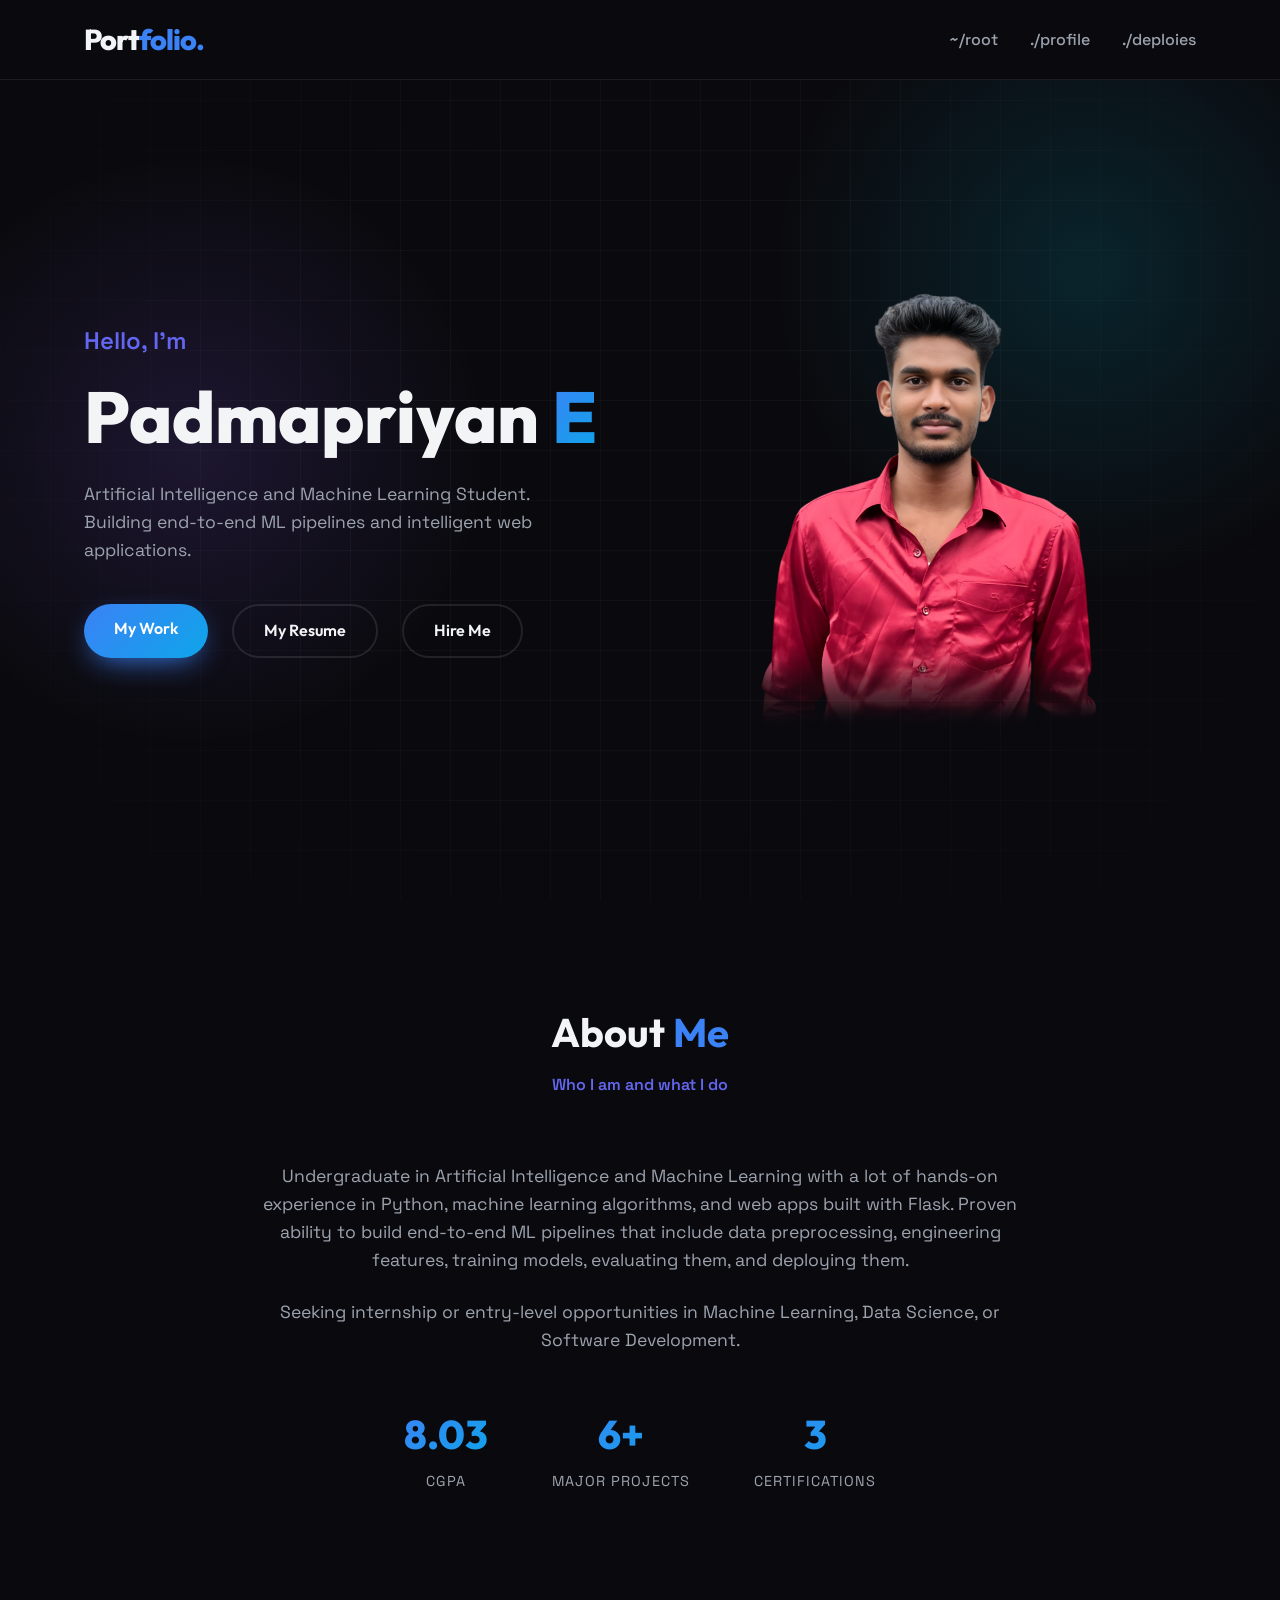
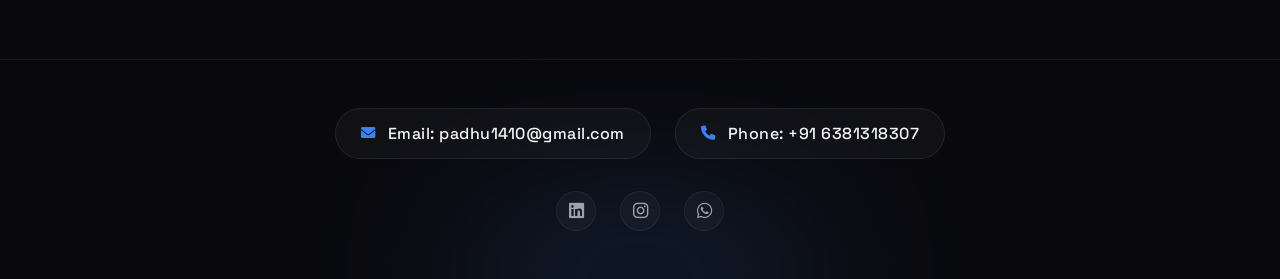
<file: index.html>
<!DOCTYPE html>
<html lang="en">

<head>
    <meta charset="UTF-8">
    <meta name="viewport" content="width=device-width, initial-scale=1.0">
    <title>Padmapriyan E | AI & ML Engineer</title>
    <meta name="description"
        content="Portfolio of Padmapriyan E, an AI & ML undergraduate specializing in Python, Machine Learning, and Full-stack AI applications.">
    <link rel="preconnect" href="https://fonts.googleapis.com">
    <link rel="preconnect" href="https://fonts.gstatic.com" crossorigin>
    <link
        href="https://fonts.googleapis.com/css2?family=Outfit:wght@300;400;600;800&family=Space+Grotesk:wght@300;400;600;700&display=swap"
        rel="stylesheet">
    <link rel="stylesheet" href="style.css">
    <link rel="stylesheet" href="https://cdnjs.cloudflare.com/ajax/libs/font-awesome/6.0.0/css/all.min.css">
    <link rel="icon" href="images/image.png" type="image/png">
</head>

<body>

    <div class="background-glow"></div>

    <header class="header">
        <div class="container nav-container">
            <a href="index.html" class="logo">Port<span class="highlight">folio.</span></a>
            <nav class="nav">
                <ul class="nav-list">
                    <li><a href="index.html" class="nav-link active">~/root</a></li>
                    <li><a href="resume.html" class="nav-link">./profile</a></li>
                    <li><a href="work.html" class="nav-link">./deploies</a></li>
                </ul>
                <div class="hamburger">
                    <span class="bar"></span>
                    <span class="bar"></span>
                    <span class="bar"></span>
                </div>
            </nav>
        </div>
    </header>

    <main>
        <section id="home" class="hero">
            <div class="container hero-container">
                <div class="hero-content">
                    <p class="subtitle fade-in-up">Hello, I'm</p>
                    <h1 class="title fade-in-up delay-1">Padmapriyan <span class="gradient-text">E</span></h1>
                    <p class="description fade-in-up delay-2">Artificial Intelligence and Machine Learning Student.
                        Building end-to-end ML pipelines and intelligent web applications.</p>
                    <div class="cta-group fade-in-up delay-3">
                        <a href="work.html" class="btn btn-primary">My Work</a>
                        <a href="Padhu_Resume.pdf" download class="btn btn-secondary">My Resume</a>
                        <a href="mailto:padhu1410@gmail.com" class="btn btn-secondary">Hire Me</a>
                    </div>
                </div>
                <!-- Hero Image -->
                <div class="hero-visual fade-in-up delay-2">
                    <div class="image-wrapper">
                        <img src="images/profile.png" alt="Padmapriyan E" class="profile-img">
                        <div class="visual-circle-bg"></div>
                    </div>
                </div>
            </div>
        </section>

        <section id="about" class="section">
            <div class="container about-container">
                <div class="section-header fade-in">
                    <h2 class="section-title">About <span class="highlight">Me</span></h2>
                    <p class="section-subtitle">Who I am and what I do</p>
                </div>
                <div class="about-content">
                    <div class="about-text fade-in-up">
                        <p>Undergraduate in Artificial Intelligence and Machine Learning with a lot of hands-on experience in Python, machine learning algorithms, and web apps built with Flask. Proven ability to build end-to-end ML pipelines that include data preprocessing, engineering features, training models, evaluating them, and deploying them.</p>
                        <p>Seeking internship or entry-level opportunities in Machine Learning, Data Science, or Software Development.</p>

                        <div class="stats-grid">
                            <div class="stat-item">
                                <span class="stat-number">8.03</span>
                                <span class="stat-label">CGPA</span>
                            </div>
                            <div class="stat-item">
                                <span class="stat-number">6+</span>
                                <span class="stat-label">Major Projects</span>
                            </div>
                            <div class="stat-item">
                                <span class="stat-number">3</span>
                                <span class="stat-label">Certifications</span>
                            </div>
                        </div>
                    </div>
                </div>
            </div>
        </section>

    </main>

    <footer class="footer">
        <div class="container footer-container">
            <div class="contact-group">
                <a href="mailto:padhu1410@gmail.com" class="contact-pill" title="Email">
                    <i class="fas fa-envelope"></i>
                    <span>Email: padhu1410@gmail.com</span>
                </a>
                <a href="tel:+916381318307" class="contact-pill" title="Phone">
                    <i class="fas fa-phone"></i>
                    <span>Phone: +91 6381318307</span>
                </a>
            </div>
            <div class="footer-socials">
                <a href="https://www.linkedin.com/in/padmapriyan-e-478565277" target="_blank" class="social-link"
                    title="LinkedIn"><i class="fab fa-linkedin"></i></a>
                <a href="https://www.instagram.com/padhu_1410" target="_blank" class="social-link" title="Instagram"><i
                        class="fab fa-instagram"></i></a>
                <a href="https://wa.me/916381318307" target="_blank" class="social-link" title="WhatsApp"><i
                        class="fab fa-whatsapp"></i></a>
            </div>
        </div>
    </footer>

    <script src="script.js"></script>
</body>

</html>
</file>
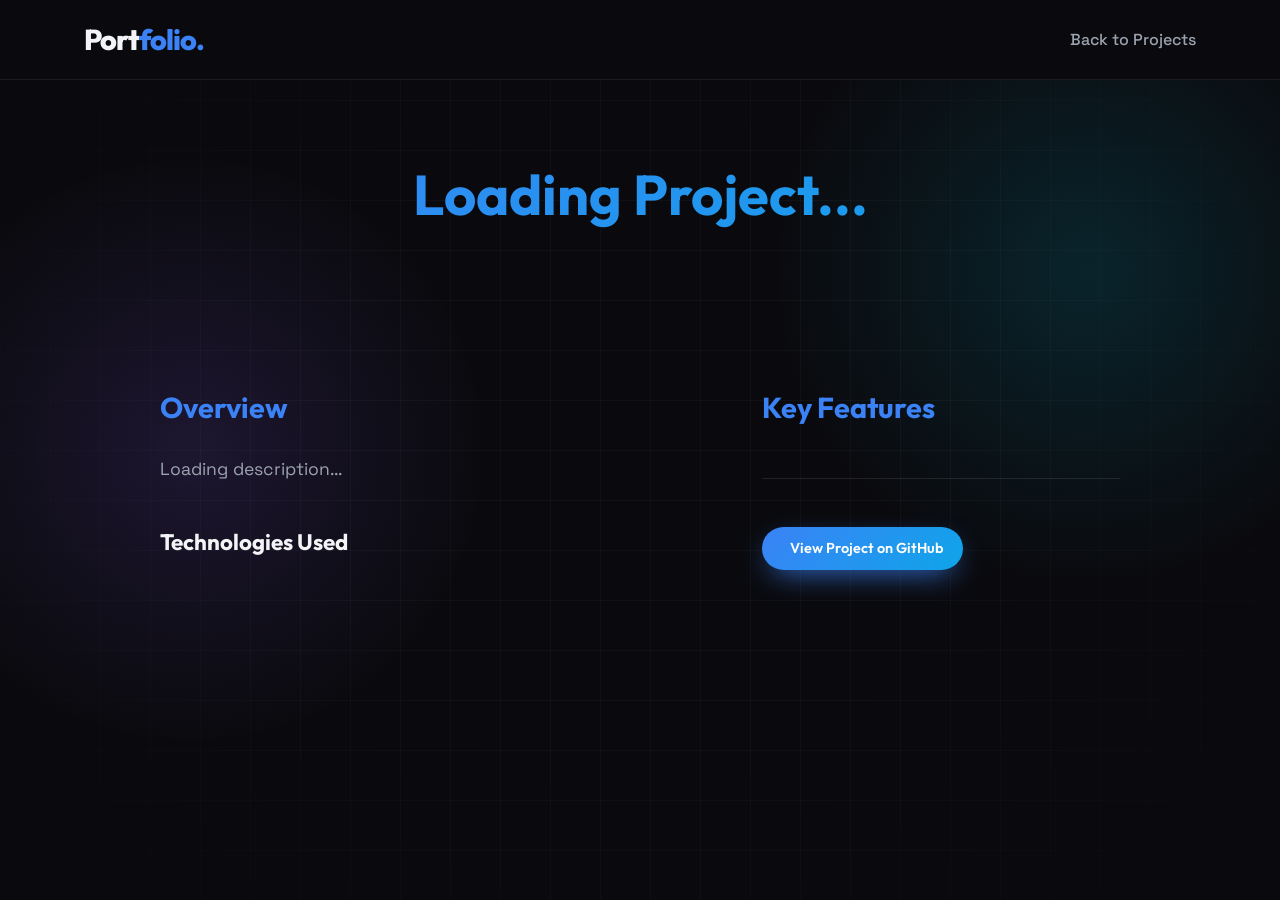
<file: project-details.html>
<!DOCTYPE html>
<html lang="en">

<head>
    <meta charset="UTF-8">
    <meta name="viewport" content="width=device-width, initial-scale=1.0">
    <title>Project Details | Padmapriyan E</title>
    <link rel="preconnect" href="https://fonts.googleapis.com">
    <link rel="preconnect" href="https://fonts.gstatic.com" crossorigin>
    <link
        href="https://fonts.googleapis.com/css2?family=Outfit:wght@300;400;600;800&family=Space+Grotesk:wght@300;400;600;700&display=swap"
        rel="stylesheet">
    <link rel="stylesheet" href="style.css">
    <link rel="icon" href="images/image.png" type="image/png">
</head>

<body>

    <div class="background-glow"></div>

    <header class="header">
        <div class="container nav-container">
            <a href="index.html" class="logo">Port<span class="highlight">folio.</span></a>
            <nav class="nav">
                <a href="index.html#projects" class="nav-link">Back to Projects</a>
            </nav>
        </div>
    </header>

    <main>
        <section class="project-hero section">
            <div class="container">
                <div class="project-hero-content fade-in-up">
                    <h1 class="project-title" id="p-title">Loading Project...</h1>
                    <div class="tags" id="p-tags">
                        <!-- Tags will be injected here -->
                    </div>
                </div>
            </div>
        </section>

        <section class="section">
            <div class="container project-details-container">


                <div class="project-info-grid">
                    <div class="info-col fade-in-up delay-2">
                        <h3>Overview</h3>
                        <p id="p-overview">Loading description...</p>

                        <div class="tech-stack-section">
                            <h3>Technologies Used</h3>
                            <ul class="tech-list" id="p-tech">
                                <!-- Tech list injected here -->
                            </ul>
                        </div>

                        <!-- Gallery Section (Moved to Left Side) -->
                        <div class="project-gallery-section" id="gallery-container" style="display: none;">
                            <h3>Project Screenshots</h3>
                            <div class="gallery-grid" id="p-gallery">
                                <!-- Gallery images injected here -->
                            </div>
                        </div>
                    </div>

                    <div class="features-col fade-in-up delay-3">
                        <h3>Key Features</h3>
                        <ul class="feature-list" id="p-features">
                            <!-- Features injected here -->
                        </ul>

                        <div class="project-links margin-top-2">
                            <div class="code-actions">
                                <a href="#" target="_blank" id="github-btn" class="btn btn-primary">
                                    <i class="fab fa-github"></i> View Project on GitHub
                                </a>
                            </div>
                        </div>
                    </div>
                </div>
            </div>
        </section>
    </main>



    <script src="script.js"></script>
    <script>
        // Init project details on load
        document.addEventListener('DOMContentLoaded', () => {
            loadProjectDetails();
        });
    </script>
</body>

</html>
</file>
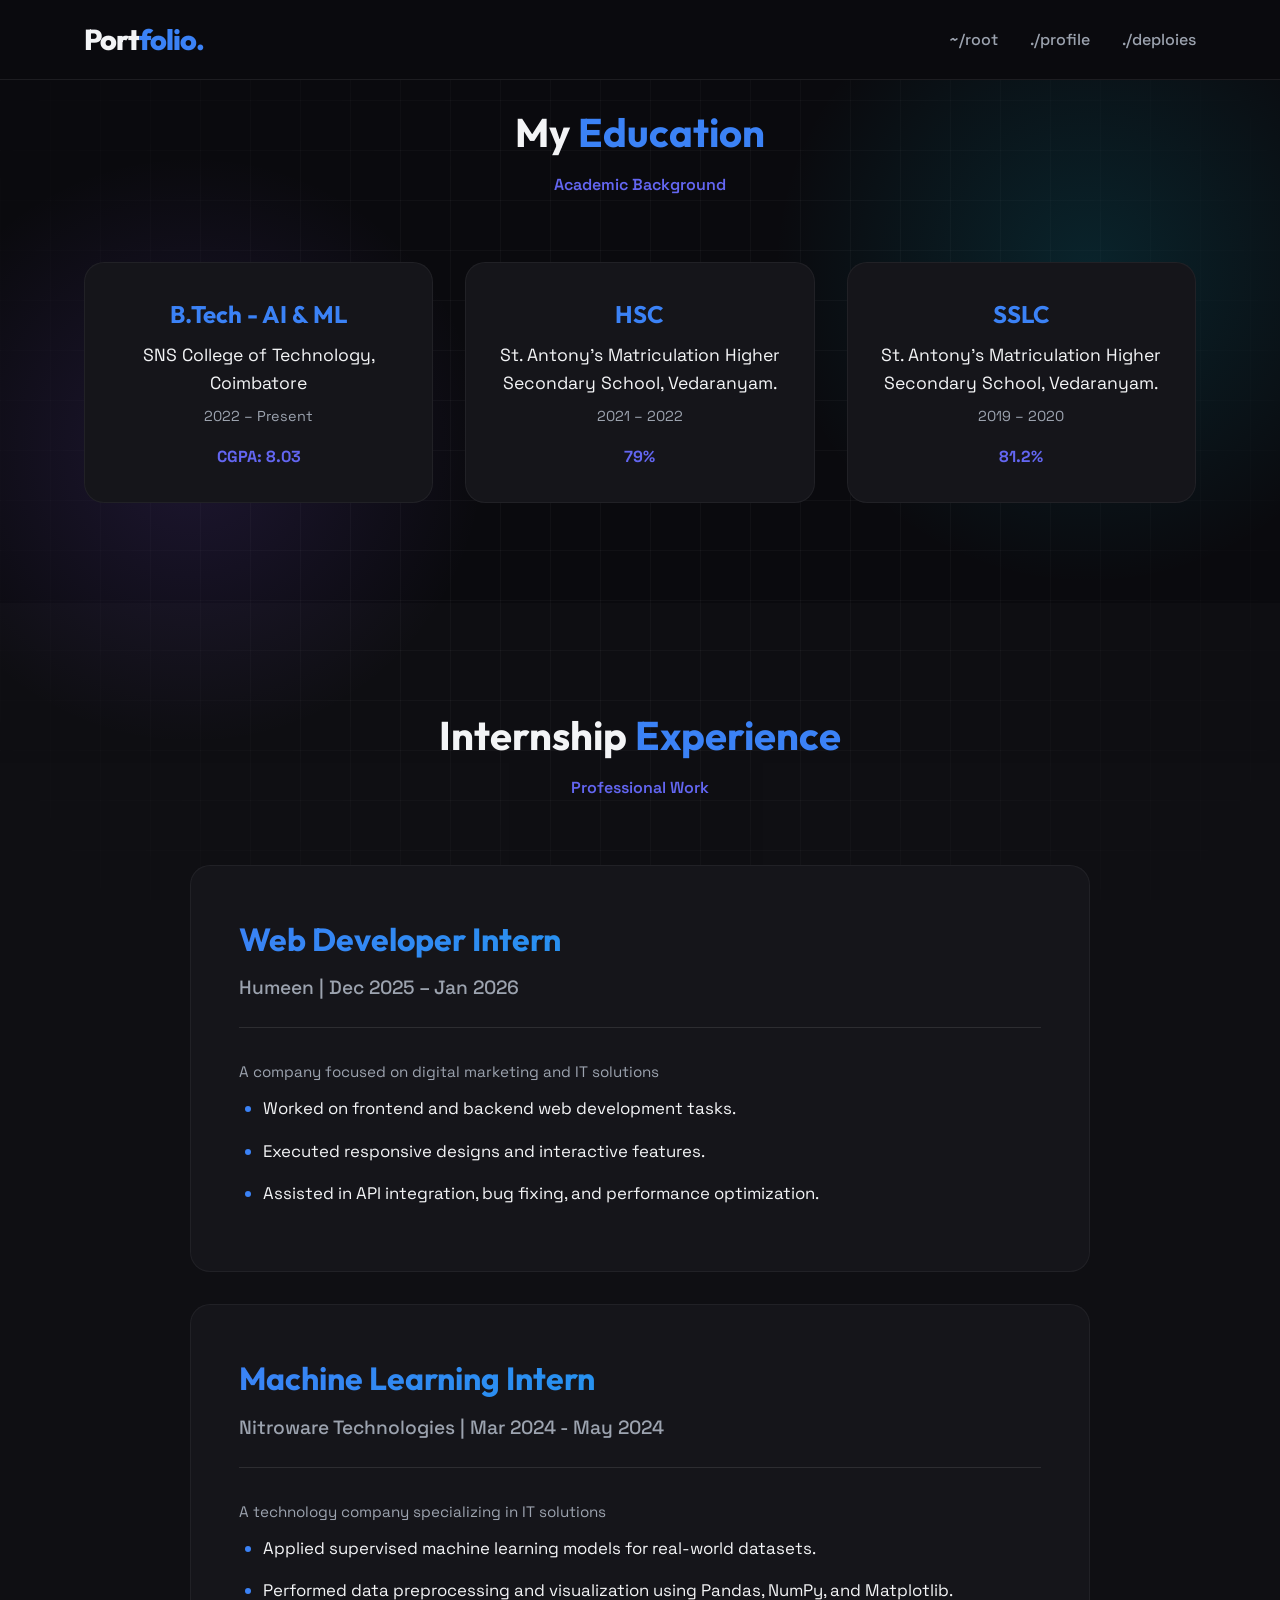
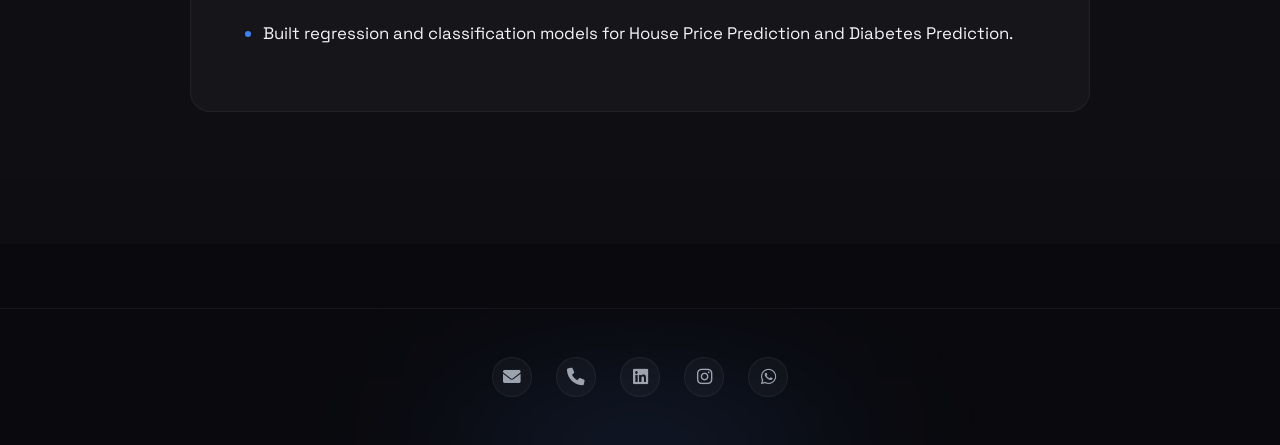
<file: resume.html>
<!DOCTYPE html>
<html lang="en">

<head>
    <meta charset="UTF-8">
    <meta name="viewport" content="width=device-width, initial-scale=1.0">
    <title>Resume | Padmapriyan E</title>
    <link
        href="https://fonts.googleapis.com/css2?family=Outfit:wght@300;400;600;800&family=Space+Grotesk:wght@300;400;600;700&display=swap"
        rel="stylesheet">
    <link rel="stylesheet" href="style.css">
    <link rel="stylesheet" href="https://cdnjs.cloudflare.com/ajax/libs/font-awesome/6.0.0/css/all.min.css">
    <link rel="icon" href="images/image.png" type="image/png">
</head>

<body>
    <div class="background-glow"></div>
    <header class="header">
        <div class="container nav-container">
            <a href="index.html" class="logo">Port<span class="highlight">folio.</span></a>
            <nav class="nav">
                <ul class="nav-list">
                    <li><a href="index.html" class="nav-link">~/root</a></li>
                    <li><a href="resume.html" class="nav-link active">./profile</a></li>
                    <li><a href="work.html" class="nav-link">./deploies</a></li>
                </ul>
                <div class="hamburger">
                    <span class="bar"></span>
                    <span class="bar"></span>
                    <span class="bar"></span>
                </div>
            </nav>
        </div>
    </header>
    <main>


        <section id="education" class="section">
            <div class="container">
                <div class="section-header fade-in">
                    <h2 class="section-title">My <span class="highlight">Education</span></h2>
                    <p class="section-subtitle">Academic Background</p>
                </div>
                <div class="education-grid">
                    <div class="edu-card fade-in-up">
                        <h3>B.Tech - AI & ML</h3>
                        <p class="institution">SNS College of Technology, Coimbatore</p>
                        <p class="year">2022 – Present</p>
                        <p class="grade">CGPA: 8.03</p>
                    </div>
                    <div class="edu-card fade-in-up delay-1">
                        <h3>HSC</h3>
                        <p class="institution">St. Antony’s Matriculation Higher Secondary School, Vedaranyam.</p>
                        <p class="year">2021 – 2022</p>
                        <p class="grade">79%</p>
                    </div>
                    <div class="edu-card fade-in-up delay-2">
                        <h3>SSLC</h3>
                        <p class="institution">St. Antony’s Matriculation Higher Secondary School, Vedaranyam.</p>
                        <p class="year">2019 – 2020</p>
                        <p class="grade">81.2%</p>
                    </div>
                </div>
            </div>
        </section>

        <section id="experience" class="section alt-bg">
            <div class="container">
                <div class="section-header fade-in">
                    <h2 class="section-title">Internship <span class="highlight">Experience</span></h2>
                    <p class="section-subtitle">Professional Work</p>
                </div>
                <div class="experience-content fade-in-up">

                    <div class="exp-card">
                        <div class="exp-header">
                            <h3>Web Developer Intern</h3>
                            <span class="company">Humeen | Dec 2025 – Jan 2026</span>
                        </div>
                        <p style="color: var(--text-muted); font-size: 0.95rem; margin-top: 5px; margin-bottom: 10px;">A company focused on digital marketing and IT solutions</p>
                        <ul class="exp-list">
                            <li>Worked on frontend and backend web development tasks.</li>
                            <li>Executed responsive designs and interactive features.</li>
                            <li>Assisted in API integration, bug fixing, and performance optimization.</li>
                        </ul>
                    </div>
                    <div class="exp-card">
                        <div class="exp-header">
                            <h3>Machine Learning Intern</h3>
                            <span class="company">Nitroware Technologies | Mar 2024 - May 2024</span>
                        </div>
                        <p style="color: var(--text-muted); font-size: 0.95rem; margin-top: 5px; margin-bottom: 10px;">A technology company specializing in IT solutions</p>
                        <ul class="exp-list">
                            <li>Applied supervised machine learning models for real-world datasets.</li>
                            <li>Performed data preprocessing and visualization using Pandas, NumPy, and Matplotlib.</li>
                            <li>Built regression and classification models for House Price Prediction and Diabetes Prediction.</li>
                        </ul>
                    </div>
                </div>
            </div>
        </section>
    </main>

    <footer class="footer">
        <div class="container footer-container">
            <div class="footer-socials">
                <a href="mailto:padhu1410@gmail.com" class="social-link" title="Email"><i
                        class="fas fa-envelope"></i></a>
                <a href="tel:+916381318307" class="social-link" title="Phone"><i class="fas fa-phone"></i></a>
                <a href="https://www.linkedin.com/in/padmapriyan-e-478565277" target="_blank" class="social-link"
                    title="LinkedIn"><i class="fab fa-linkedin"></i></a>
                <a href="https://www.instagram.com/padhu_1410" target="_blank" class="social-link" title="Instagram"><i
                        class="fab fa-instagram"></i></a>
                <a href="https://wa.me/916381318307" target="_blank" class="social-link" title="WhatsApp"><i
                        class="fab fa-whatsapp"></i></a>
            </div>
        </div>
    </footer>

    <script src="script.js"></script>
</body>

</html>
</file>
<file: style.css>
/* --- Variables & Design System --- */
:root {
    /* Colors */
    --bg-dark: #0a0a0e;
    --bg-card: #15151a;
    /* Solid card bg */
    --bg-glass: #0a0a0e;
    /* Solid header bg */

    --primary: #3b82f6;
    /* Bright Blue */
    --secondary: #0ea5e9;
    /* Sky Blue */
    --accent: #6366f1;
    /* Indigo */

    --text-main: #f3f4f6;
    --text-muted: #9ca3af;

    --gradient-main: linear-gradient(135deg, var(--primary), var(--secondary));
    --gradient-glow: conic-gradient(from 180deg at 50% 50%, var(--primary), var(--accent), var(--secondary), var(--primary));

    /* Fonts */
    --font-heading: 'Outfit', sans-serif;
    --font-body: 'Space Grotesk', sans-serif;

    /* Spacing */
    --container: 1200px;
    --header-height: 80px;
}

/* --- Reset & Base --- */
*,
*::before,
*::after {
    margin: 0;
    padding: 0;
    box-sizing: border-box;
}

html {
    scroll-behavior: smooth;
    font-size: 16px;
}

body {
    background-color: var(--bg-dark);
    color: var(--text-main);
    font-family: var(--font-body);
    line-height: 1.6;
    overflow-x: hidden;
}

a {
    text-decoration: none;
    color: inherit;
    transition: 0.3s ease;
}

ul {
    list-style: none;
}

img {
    max-width: 100%;
    display: block;
}

/* --- Utilities --- */
.container {
    width: 90%;
    max-width: var(--container);
    margin: 0 auto;
    padding: 0 20px;
}

.gradient-text {
    background: var(--gradient-main);
    background-clip: text;
    -webkit-background-clip: text;
    -webkit-text-fill-color: transparent;
    display: inline-block;
}

.highlight {
    color: var(--primary);
}

/* --- Modern Background --- */
.background-glow {
    position: fixed;
    top: 0;
    left: 0;
    width: 100%;
    height: 100%;
    z-index: -1;
    background:
        radial-gradient(circle at 15% 50%, rgba(139, 92, 246, 0.15), transparent 25%),
        radial-gradient(circle at 85% 30%, rgba(6, 182, 212, 0.15), transparent 25%);
    background-color: var(--bg-dark);
}

.background-glow::after {
    content: "";
    position: absolute;
    inset: 0;
    background-image: linear-gradient(rgba(255, 255, 255, 0.03) 1px, transparent 1px),
        linear-gradient(90deg, rgba(255, 255, 255, 0.03) 1px, transparent 1px);
    background-size: 50px 50px;
    mask-image: radial-gradient(circle at center, black 40%, transparent 100%);
    -webkit-mask-image: radial-gradient(circle at center, black 40%, transparent 100%);
    pointer-events: none;
}

/* --- Navigation --- */
.header {
    height: var(--header-height);
    position: fixed;
    top: 0;
    left: 0;
    width: 100%;
    z-index: 1000;
    /* Solid background, no glass effect */
    background: var(--bg-glass);
    border-bottom: 1px solid rgba(255, 255, 255, 0.08);
}

.nav-container {
    height: 100%;
    display: flex;
    justify-content: space-between;
    align-items: center;
}

/* ... (skipping nav styles that are unchanged) ... */

/* Visual for Hero */
.image-wrapper {
    position: relative;
    width: 380px;
    height: 480px;
    display: flex;
    justify-content: center;
    align-items: center;
    animation: floatProfile 6s ease-in-out infinite;
}

.profile-img {
    width: 100%;
    height: 100%;
    object-fit: cover;
    border-radius: 20px;
    z-index: 2;
    position: relative;
    transition: all 0.5s ease;
}

.image-wrapper:hover .profile-img {
    box-shadow:
        0 0 0 4px rgba(6, 182, 212, 0.2),
        0 30px 60px rgba(0, 0, 0, 0.6),
        0 0 50px rgba(6, 182, 212, 0.3);
    transform: scale(1.02);
}

.hero-visual {
    position: relative;
    height: 500px;
    display: flex;
    justify-content: center;
    align-items: center;
}

@keyframes floatProfile {

    0%,
    100% {
        transform: translateY(0);
    }

    50% {
        transform: translateY(-15px);
    }
}

.logo {
    font-family: var(--font-heading);
    font-weight: 800;
    font-size: 1.8rem;
    letter-spacing: -1px;
}

.nav-list {
    display: flex;
    gap: 2rem;
}

.nav-link {
    font-size: 1rem;
    color: var(--text-muted);
    font-weight: 500;
    position: relative;
}

.nav-link:hover,
.nav-link.active {
    color: var(--text-main);
}

.nav-link::after {
    content: '';
    position: absolute;
    bottom: -5px;
    left: 0;
    width: 0;
    height: 2px;
    background: var(--gradient-main);
    transition: width 0.3s ease;
}

.nav-link:hover::after,
.nav-link.active::after {
    width: 100%;
}

.hamburger {
    display: none;
    cursor: pointer;
}

/* --- Hero Section --- */
.hero {
    min-height: 100vh;
    display: flex;
    align-items: center;
    padding-top: var(--header-height);
    position: relative;
    overflow: hidden;
}

.hero-container {
    display: grid;
    grid-template-columns: 1fr 1fr;
    align-items: center;
    gap: 4rem;
}

.hero-content {
    z-index: 1;
}

.subtitle {
    font-size: 1.5rem;
    font-weight: 600;
    color: var(--accent);
    margin-bottom: 1rem;
}

.title {
    font-family: var(--font-heading);
    font-size: 4.5rem;
    line-height: 1.1;
    margin-bottom: 1.5rem;
    font-weight: 800;
}

.description {
    font-size: 1.1rem;
    color: var(--text-muted);
    margin-bottom: 2.5rem;
    max-width: 500px;
}

.cta-group {
    display: flex;
    gap: 1.5rem;
}

/* Buttons */
.btn {
    padding: 12px 30px;
    border-radius: 50px;
    font-weight: 600;
    font-family: var(--font-heading);
    cursor: pointer;
    position: relative;
    overflow: hidden;
    display: inline-block;
}

.btn-primary {
    background: var(--gradient-main);
    color: white;
    box-shadow: 0 10px 30px -10px var(--primary);
}

.btn-primary:hover {
    transform: translateY(-3px);
    box-shadow: 0 20px 40px -10px var(--primary);
}

.btn-secondary {
    background: transparent;
    border: 2px solid rgba(255, 255, 255, 0.1);
    color: var(--text-main);
}

.btn-secondary:hover {
    border-color: var(--primary);
    background: rgba(139, 92, 246, 0.1);
    transform: translateY(-3px);
}

/* Old Visual Styles Removed */

/* Animations */
.fade-in-up {
    opacity: 0;
    transform: translateY(30px);
    animation: fadeInUp 0.8s forwards;
}

.delay-1 {
    animation-delay: 0.1s;
}

.delay-2 {
    animation-delay: 0.2s;
}

.delay-3 {
    animation-delay: 0.3s;
}

@keyframes fadeInUp {
    to {
        opacity: 1;
        transform: translateY(0);
    }
}

/* --- Sections General --- */
.section {
    padding: 100px 0;
}

.alt-bg {
    background: rgba(255, 255, 255, 0.02);
}

.section-header {
    text-align: center;
    margin-bottom: 4rem;
}

.section-title {
    font-size: 2.5rem;
    font-family: var(--font-heading);
    margin-bottom: 0.5rem;
}

.section-subtitle {
    color: var(--accent);
    font-weight: 600;
}

/* --- About Section --- */
.about-text {
    max-width: 800px;
    margin: 0 auto;
    text-align: center;
    font-size: 1.1rem;
    color: var(--text-muted);
}

.about-text p {
    margin-bottom: 1.5rem;
}

.stats-grid {
    display: flex;
    justify-content: center;
    gap: 4rem;
    margin-top: 3rem;
}

.stat-item {
    text-align: center;
}

.stat-number {
    display: block;
    font-size: 2.5rem;
    font-family: var(--font-heading);
    font-weight: 800;
    background: var(--gradient-main);
    background-clip: text;
    -webkit-background-clip: text;
    -webkit-text-fill-color: transparent;
}

.stat-label {
    font-size: 0.9rem;
    text-transform: uppercase;
    letter-spacing: 1px;
}

/* --- Skills Section --- */
.skills-grid {
    display: grid;
    grid-template-columns: repeat(auto-fit, minmax(250px, 1fr));
    gap: 2rem;
}

.skill-card {
    background: var(--bg-card);
    padding: 2rem;
    border-radius: 20px;
    border: 1px solid rgba(255, 255, 255, 0.05);
    transition: 0.3s ease;
    text-align: center;
}

.skill-card:hover {
    transform: translateY(-10px);
    border-color: var(--primary);
    box-shadow: 0 10px 40px -10px rgba(139, 92, 246, 0.2);
}

.skill-icon {
    font-size: 3rem;
    margin-bottom: 1rem;
}

.skill-card h3 {
    margin-bottom: 1rem;
    font-family: var(--font-heading);
}

.skill-card p {
    color: var(--text-muted);
    font-size: 0.95rem;
}

/* --- Projects Section --- */
.projects-grid {
    display: grid;
    grid-template-columns: repeat(auto-fit, minmax(300px, 1fr));
    /* 300px ensures it fits on mobile but breaks to 1 col */
    gap: 2.5rem;
}

.project-card {
    background: var(--bg-card);
    border-radius: 20px;
    border: 1px solid rgba(255, 255, 255, 0.05);
    overflow: hidden;
    transition: 0.3s;
    height: 100%;
    display: flex;
    flex-direction: column;
}

.project-info {
    padding: 1.5rem;
    flex-grow: 1;
    display: flex;
    flex-direction: column;
    justify-content: space-between;
}

/* ... existing code ... */

/* --- Project Details Page --- */
.project-hero {
    padding-top: 150px;
    padding-bottom: 20px;
    text-align: center;
}

.project-hero .tags {
    justify-content: center;
    margin-top: 1rem;
}

.project-title {
    font-size: 3.5rem;
    font-family: var(--font-heading);
    margin-bottom: 1.5rem;
    background: var(--gradient-main);
    background-clip: text;
    -webkit-background-clip: text;
    -webkit-text-fill-color: transparent;
}

.project-details-container {
    max-width: 1000px;
    margin: 0 auto;
}

.project-main-image {
    width: 100%;
    height: auto;
    border-radius: 20px;
    overflow: hidden;
    margin-bottom: 4rem;
    border: 1px solid rgba(255, 255, 255, 0.1);
    box-shadow: 0 20px 50px rgba(0, 0, 0, 0.5);
}

.detail-img {
    width: 100%;
    display: block;
}

.project-info-grid {
    display: grid;
    grid-template-columns: 1.5fr 1fr;
    gap: 4rem;
}

.info-col h3,
.features-col h3 {
    font-family: var(--font-heading);
    color: var(--primary);
    margin-bottom: 1.5rem;
    font-size: 1.8rem;
}

.info-col p {
    color: var(--text-muted);
    font-size: 1.1rem;
    line-height: 1.8;
    margin-bottom: 2.5rem;
}

.tech-stack-section h3 {
    font-size: 1.4rem;
    color: var(--text-main);
}

.tech-list,
.feature-list {
    list-style: none;
}

.tech-list li {
    display: inline-block;
    padding: 8px 16px;
    background: var(--bg-card);
    border: 1px solid rgba(255, 255, 255, 0.05);
    border-radius: 8px;
    margin-right: 10px;
    margin-bottom: 10px;
    font-size: 0.95rem;
    color: var(--accent);
}

.feature-list li {
    position: relative;
    padding-left: 25px;
    margin-bottom: 1rem;
    color: var(--text-muted);
}

.feature-list li::before {
    content: "▹";
    position: absolute;
    left: 0;
    color: var(--primary);
}

@media (max-width: 768px) {
    .project-info-grid {
        grid-template-columns: 1fr;
        gap: 2rem;
    }

    .hero-container {
        display: flex;
        flex-direction: column;
        align-items: center;
        text-align: center;
        gap: 2rem;
        padding-top: 30px;
        /* Reduced padding for cleaner look */
    }

    .project-title {
        font-size: 2.5rem;
    }
}

/* --- Project Gallery --- */
.project-gallery-section {
    margin-top: 3rem;
    padding-top: 2rem;
    border-top: 1px solid rgba(255, 255, 255, 0.1);
}

.gallery-grid {
    display: grid;
    grid-template-columns: repeat(auto-fit, minmax(200px, 1fr));
    gap: 1rem;
    margin-top: 1.5rem;
}

.gallery-item {
    width: 100%;
    height: 150px;
    object-fit: cover;
    border-radius: 10px;
    cursor: pointer;
    transition: transform 0.3s ease;
    border: 1px solid rgba(255, 255, 255, 0.1);
}

/* --- Code Actions --- */
.code-actions {
    display: flex;
    gap: 1rem;
    margin-top: 1rem;
    align-items: center;
    flex-wrap: wrap;
}

.code-actions .btn {
    padding: 10px 20px;
    font-size: 0.9rem;
    display: flex;
    align-items: center;
    gap: 8px;
}

/* --- Modal Styles --- */
.modal {
    display: none;
    position: fixed;
    z-index: 2000;
    left: 0;
    top: 0;
    width: 100%;
    height: 100%;
    overflow: auto;
    background-color: rgba(0, 0, 0, 0.8);
    backdrop-filter: blur(5px);
}

.modal-content {
    background-color: #1a1a1f;
    margin: 5% auto;
    padding: 2rem;
    border: 1px solid rgba(255, 255, 255, 0.1);
    width: 80%;
    max-width: 900px;
    border-radius: 20px;
    box-shadow: 0 20px 60px rgba(0, 0, 0, 0.5);
    position: relative;
    color: var(--text-main);
}

.close-modal {
    color: var(--text-muted);
    float: right;
    font-size: 28px;
    font-weight: bold;
    cursor: pointer;
    transition: 0.3s;
}

.close-modal:hover {
    color: var(--primary);
}

.modal-content h2 {
    font-family: var(--font-heading);
    margin-bottom: 1.5rem;
    color: var(--primary);
}

.modal-content pre {
    background: #0f0f13;
    padding: 1.5rem;
    border-radius: 10px;
    overflow-x: auto;
    max-height: 500px;
    border: 1px solid rgba(255, 255, 255, 0.05);
    font-family: 'Consolas', 'Monaco', monospace;
    font-size: 0.9rem;
    color: #e0e0e0;
}

.modal-actions {
    margin-top: 1.5rem;
    display: flex;
    gap: 1rem;
    justify-content: flex-end;
    justify-content: flex-end;
}

.project-links {
    margin-top: 3rem;
    padding-top: 2rem;
    border-top: 1px solid rgba(255, 255, 255, 0.1);
}

.project-card:hover {
    transform: translateY(-5px);
    border-color: var(--accent);
}

.project-image {
    height: 220px;
    background: #111;
    overflow: hidden;
    position: relative;
}

.project-img-cover {
    width: 100%;
    height: 100%;
    object-fit: cover;
    transition: transform 0.5s ease;
}

.project-card:hover .project-img-cover {
    transform: scale(1.05);
}

.project-info {
    padding: 1.5rem;
}

.project-info h3 {
    font-family: var(--font-heading);
    font-size: 1.4rem;
    margin-bottom: 0.5rem;
}

.project-info p {
    color: var(--text-muted);
    margin-bottom: 1rem;
    font-size: 0.95rem;
}

.tags {
    display: flex;
    gap: 0.5rem;
    flex-wrap: wrap;
}

.tags span {
    font-size: 0.8rem;
    padding: 5px 12px;
    background: rgba(255, 255, 255, 0.05);
    border-radius: 50px;
    color: var(--text-main);
}

.center-btn {
    text-align: center;
}

.margin-top-2 {
    margin-top: 3rem;
}

/* --- Contact Section --- */
/* --- Contact Section --- */
/* --- Contact Section --- */
.contact-container {
    max-width: 1200px;
    margin: 0 auto;
    width: 100%;
}

.contact-content {
    padding: 2rem 0;
    text-align: center;
}

.contact-info {
    display: flex;
    flex-direction: row;
    justify-content: center;
    flex-wrap: nowrap;
    gap: 1.5rem;
    align-items: center;
    margin-bottom: 0;
}

.contact-link {
    display: flex;
    align-items: center;
    gap: 0.5rem;
    font-size: 1.1rem;
    color: var(--text-main);
    transition: 0.3s;
    text-decoration: none;

    /* --- Resume Actions --- */
    padding: 5px;

}

.contact-link:hover {
    color: var(--primary);
    transform: scale(1.1);
}

.contact-link i {
    font-size: 1.2rem;
    color: var(--primary);
}

.form-group input,
.form-group textarea {
    width: 100%;
    padding: 15px;
    background: rgba(255, 255, 255, 0.03);
    border: 1px solid rgba(255, 255, 255, 0.1);
    border-radius: 10px;
    color: white;
    font-family: var(--font-body);
}

.form-group input:focus,
.form-group textarea:focus {
    outline: none;
    border-color: var(--primary);
    background: rgba(255, 255, 255, 0.05);
}

/* --- Mobile Menu & Responsive Tweaks --- */
@media (max-width: 968px) {
    .section {
        padding: 60px 0;
    }

    .nav-list {
        display: flex;
        position: static;
        top: auto;
        right: auto;
        width: 100%;
        height: auto;
        flex-direction: row;
        justify-content: center;
        align-items: center;
        background: transparent;
        border-top: none;
        gap: 0.3rem;
        flex-wrap: nowrap;
        padding: 0.5rem 0;
        overflow-x: auto;
    }

    .nav-list.active {
        right: auto;
    }

    .nav-link {
        font-size: 0.75rem;
        padding: 4px 8px;
        background: rgba(255, 255, 255, 0.03);
        border-radius: 12px;
        white-space: nowrap;
    }

    .hero-container {
        display: flex;
        flex-direction: column;
        align-items: center;
        text-align: center;
        gap: 2rem;
        padding-top: 30px;
        /* Reduced padding for cleaner look */
    }

    .hero-visual {
        height: auto;
        width: 100%;
        margin-bottom: 2rem;
    }

    .image-wrapper {
        width: 280px;
        /* Smaller image on mobile */
        height: 350px;
    }

    .title {
        font-size: 3rem;
    }

    .description {
        margin-left: auto;
        margin-right: auto;
        font-size: 1rem;
    }

    .cta-group {
        justify-content: center;
    }

    .hamburger {
        display: none;
    }

    .hamburger.active .bar:nth-child(2) {
        opacity: 0;
    }

    .hamburger.active .bar:nth-child(1) {
        transform: translateY(8px) rotate(45deg);
    }

    .hamburger.active .bar:nth-child(3) {
        transform: translateY(-8px) rotate(-45deg);
    }

    .bar {
        display: none;
    }

    .stats-grid {
        flex-direction: column;
        gap: 2rem;
    }

    .contact-container {
        width: 100%;
    }

    .contact-info {
        gap: 1rem;
        /* Reduce gap on mobile */
        flex-wrap: wrap;
        /* Allow wrapping on very small screens to prevent breaking */
        justify-content: center;
    }

    .contact-link {
        font-size: 0.9rem;
    }
}

@media (max-width: 480px) {
    .title {
        font-size: 2.5rem;
    }

    .section-title {
        font-size: 2rem;
    }

    .btn {
        padding: 10px 20px;
        font-size: 0.9rem;
    }

    /* Extra top padding for Profile/Work pages on mobile */
    #education,
    #skills {
        padding-top: 120px;
    }
}

/* --- Education Section --- */
.education-grid {
    display: grid;
    grid-template-columns: repeat(auto-fit, minmax(300px, 1fr));
    gap: 2rem;
}

.edu-card {
    background: var(--bg-card);
    padding: 2rem;
    border-radius: 20px;
    border: 1px solid rgba(255, 255, 255, 0.05);
    text-align: center;
    transition: 0.3s ease;
}

.edu-card:hover {
    border-color: var(--primary);
    transform: translateY(-5px);
}

.edu-card h3 {
    font-family: var(--font-heading);
    color: var(--primary);
    margin-bottom: 0.5rem;
    font-size: 1.5rem;
}

.edu-card .institution {
    font-size: 1.1rem;
    margin-bottom: 0.5rem;
}

.edu-card .year {
    color: var(--text-muted);
    font-size: 0.9rem;
    margin-bottom: 1rem;
}

.edu-card .grade {
    font-weight: 700;
    color: var(--accent);
}

/* --- Experience Section --- */
.exp-card {
    background: var(--bg-card);
    padding: 3rem;
    border-radius: 20px;
    border: 1px solid rgba(255, 255, 255, 0.05);
    max-width: 900px;
    margin: 0 auto 2rem auto;
}

.exp-header {
    margin-bottom: 2rem;
    border-bottom: 1px solid rgba(255, 255, 255, 0.1);
    padding-bottom: 1.5rem;
}

.exp-header h3 {
    font-family: var(--font-heading);
    font-size: 2rem;
    margin-bottom: 0.5rem;
    background: var(--gradient-main);
    background-clip: text;
    -webkit-background-clip: text;
    -webkit-text-fill-color: transparent;
}

.exp-header .company {
    font-size: 1.2rem;
    color: var(--text-muted);
    font-weight: 500;
}

.exp-list {
    list-style: disc;
    padding-left: 1.5rem;
}

.exp-list li {
    margin-bottom: 1rem;
    color: var(--text-main);
    font-size: 1.05rem;
}

.exp-list li::marker {
    color: var(--primary);
}

/* --- Footer --- */
.footer {
    padding: 3rem 0;
    text-align: center;
    border-top: 1px solid rgba(255, 255, 255, 0.05);
    margin-top: 4rem;
    position: relative;
    background: var(--bg-dark);
    /* Fallback */
    overflow: hidden;
}

/* Glassmorphic Glow Effect behind footer */
.footer::before {
    content: '';
    position: absolute;
    bottom: -50%;
    left: 50%;
    transform: translateX(-50%);
    width: 60%;
    height: 100%;
    background: radial-gradient(circle, rgba(59, 130, 246, 0.15) 0%, rgba(0, 0, 0, 0) 70%);
    filter: blur(60px);
    z-index: 0;
    pointer-events: none;
}

.footer-container {
    position: relative;
    z-index: 1;
    display: flex;
    flex-direction: column;
    align-items: center;
    gap: 1.5rem;
}

.footer-socials {
    display: flex;
    justify-content: center;
    gap: 1.5rem;
    flex-wrap: wrap;
}

.social-link {
    font-size: 1.1rem;
    color: var(--text-muted);
    transition: all 0.3s cubic-bezier(0.175, 0.885, 0.32, 1.275);
    display: flex;
    align-items: center;
    justify-content: center;
    width: 40px;
    height: 40px;
    border-radius: 50%;
    background: rgba(255, 255, 255, 0.03);
    border: 1px solid rgba(255, 255, 255, 0.05);
    position: relative;
    overflow: hidden;
}

/* Hover Effects */
.social-link::after {
    content: '';
    position: absolute;
    top: 0;
    left: 0;
    width: 100%;
    height: 100%;
    background: var(--gradient-main);
    opacity: 0;
    transition: 0.3s ease;
    z-index: -1;
}

.social-link:hover {
    color: white;
    transform: translateY(-5px) scale(1.1);
    border-color: transparent;
    box-shadow: 0 10px 20px -5px rgba(59, 130, 246, 0.4);
}

.social-link:hover::after {
    opacity: 1;
}

.copyright {
    color: var(--text-muted);
    font-size: 0.9rem;
    opacity: 0.6;
    font-family: var(--font-body);
}

/* --- Footer Contact Pill Styles --- */
.contact-group {
    display: flex;
    justify-content: center;
    gap: 1.5rem;
    flex-wrap: wrap;
    margin-bottom: 0.5rem;
}

.contact-pill {
    display: flex;
    align-items: center;
    gap: 0.8rem;
    background: rgba(255, 255, 255, 0.03);
    border: 1px solid rgba(255, 255, 255, 0.08);
    padding: 12px 25px;
    border-radius: 50px;
    color: var(--text-main);
    text-decoration: none;
    transition: all 0.3s ease;
    font-size: 1rem;
    font-family: var(--font-body);
}

.contact-pill i {
    font-size: 0.9rem;
    color: var(--primary);
}

.contact-pill span {
    font-weight: 500;
    letter-spacing: 0.5px;
}

.contact-pill:hover {
    background: rgba(255, 255, 255, 0.08);
    border-color: var(--primary);
    transform: translateY(-3px);
    box-shadow: 0 5px 15px rgba(59, 130, 246, 0.2);
}

.contact-pill:hover i {
    color: white;
}
</file>
